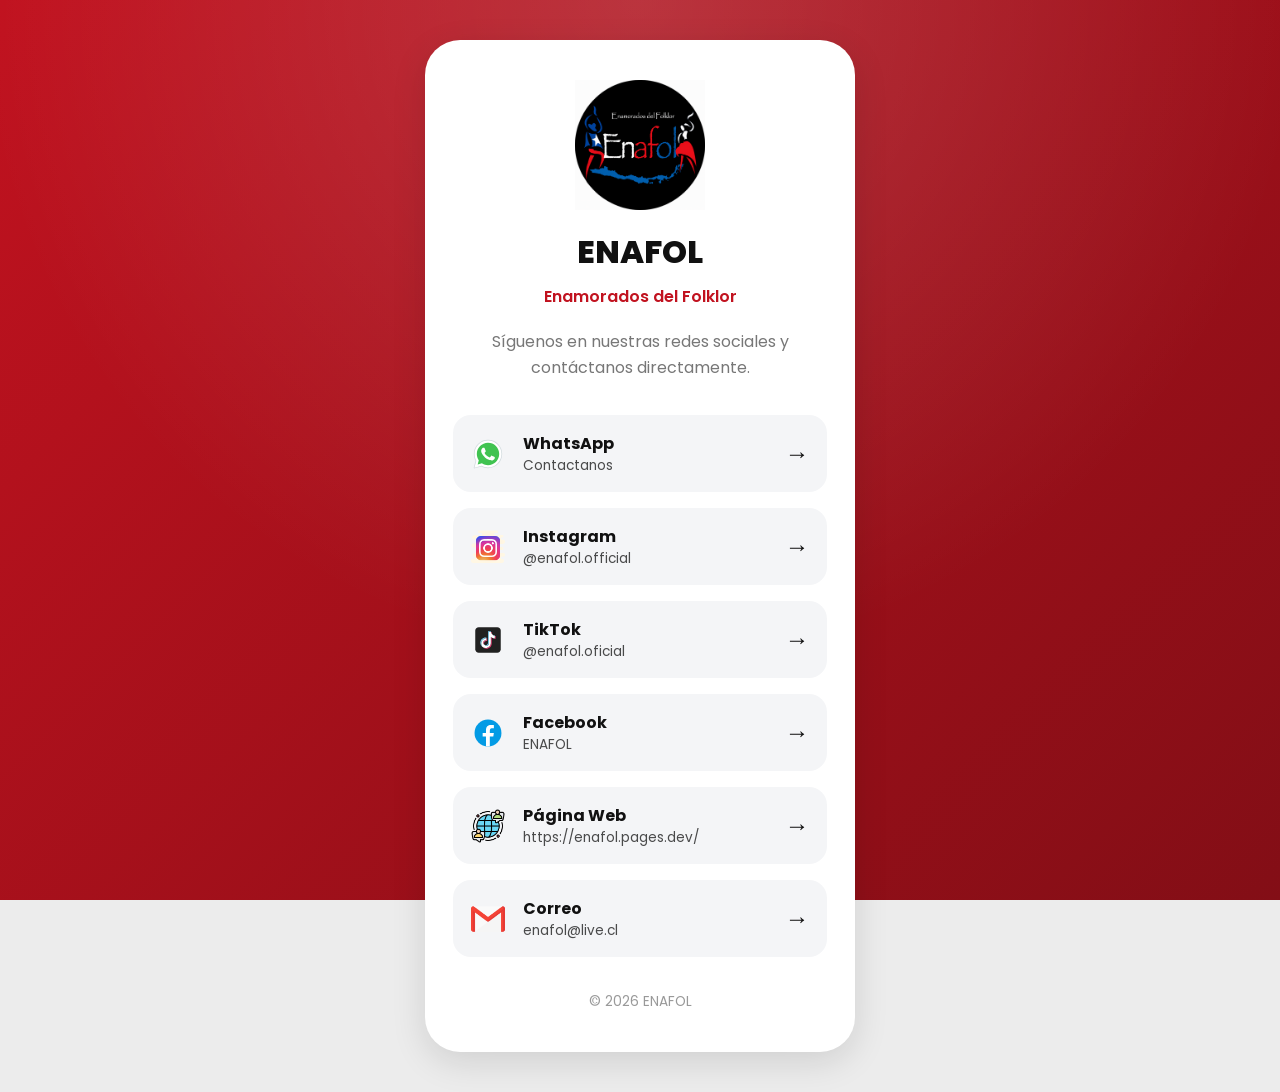
<file: qr/index.html>
<!DOCTYPE html>
<html lang="es">

<head>

    <meta charset="UTF-8">

    <meta name="viewport"
          content="width=device-width, initial-scale=1.0">

    <title>ENAFOL | Redes Sociales</title>

    <meta name="theme-color"
          content="#C1121F">

    <link rel="icon"
          href="assets/logo.png">

    <link rel="stylesheet"
          href="css/style.css">

    <link rel="preconnect"
          href="https://fonts.googleapis.com">

    <link rel="preconnect"
          href="https://fonts.gstatic.com"
          crossorigin>

    <link href="https://fonts.googleapis.com/css2?family=Poppins:wght@300;400;500;600;700;800&display=swap"
          rel="stylesheet">

</head>

<body>

<div class="background"></div>

<main class="card">

    <div class="logo">

        <img src="assets/logo.png"
             alt="ENAFOL">

    </div>

    <h1>ENAFOL</h1>

    <h2>Enamorados del Folklor</h2>

    <p>

        Síguenos en nuestras redes sociales
        y contáctanos directamente.

    </p>

    <div class="links">

         <a href="#" class="link abrirWhatsapp">

            <img src="assets/icons/whatsapp.svg">

            <div>

                <strong>WhatsApp</strong>

                <span>Contactanos</span>

            </div>

            <div class="arrow">

                →

            </div>

        </a>

        <a href="https://instagram.com/enafol.official"
           target="_blank"
           class="link">

            <img src="assets/icons/instagram.png">

            <div>

                <strong>Instagram</strong>

                <span>@enafol.official</span>

            </div>

            <div class="arrow">

                →

            </div>

        </a>


        <a href="https://www.tiktok.com/@enafol.oficial"
           target="_blank"
           class="link">

            <img src="assets/icons/tiktok.svg">

            <div>

                <strong>TikTok</strong>

                <span>@enafol.oficial</span>

            </div>

            <div class="arrow">

                →

            </div>

        </a>


        <a href="https://www.facebook.com/conjuntofolcloricoEnafol"
           target="_blank"
           class="link">

            <img src="assets/icons/facebook.svg">

            <div>

                <strong>Facebook</strong>

                <span>ENAFOL</span>

            </div>

            <div class="arrow">

                →

            </div>

        </a>

        <a href="https://enafol.pages.dev/"
           target="_blank"
           class="link">

            <img src="assets/icons/red.png">

            <div>

                <strong>Página Web</strong>

                <span>https://enafol.pages.dev/</span>

            </div>

            <div class="arrow">

                →

            </div>

        </a>


        <a href="mailto:enafol@live.cl"
           class="link">

            <img src="assets/icons/gmail.png">

            <div>

                <strong>Correo</strong>

                <span>enafol@live.cl</span>

            </div>

            <div class="arrow">

                →

            </div>

        </a>

    </div>

    <footer>

        © 2026 ENAFOL

    </footer>

</main>
<!-- MODAL WHATSAPP -->

<div id="modalWhatsapp" class="modal">

    <div class="modal-box">

        <button class="cerrar">&times;</button>

        <h2>Contactar por WhatsApp</h2>

        <p>Seleccione la persona con quien desea comunicarse.</p>

        <div class="wa-list">

            <div class="wa-card">

                <div>

                    <strong>Juan Cerda</strong><br>
                    Director

                </div>

                <a href="https://wa.me/56971276747"
                   target="_blank">

                    Conversar

                </a>

            </div>


            <div class="wa-card">

                <div>

                    <strong>Carlos Alfaro</strong><br>
                    Tecnología

                </div>

                <a href="https://wa.me/56971276747"
                   target="_blank">

                    Conversar

                </a>

            </div>


            <div class="wa-card">

                <div>

                    <strong>Marisol Cerda</strong><br>
                    Coordinación

                </div>

                <a href="https://wa.me/56977661780"
                   target="_blank">

                    Conversar

                </a>

            </div>


            <div class="wa-card">

                <div>

                    <strong>Jaime Valdivia jr.</strong><br>
                    Presentaciones

                </div>

                <a href="https://wa.me/56955281455"
                   target="_blank">

                    Conversar

                </a>

            </div>
            
            <div class="wa-card">

                <div>

                    <strong>Silvia Vicencio</strong><br>
                    Presentaciones

                </div>

                <a href="https://wa.me/56988896918"
                   target="_blank">

                    Conversar

                </a>

            </div>
        </div>

    </div>

</div>
<script src="js/app.js"></script>

</body>

</html>
</file>
<file: qr/css/style.css>
/*==================================================
ENAFOL QR CARD
Version 1.0
==================================================*/

*{
    margin:0;
    padding:0;
    box-sizing:border-box;
}

:root{

    --rojo:#c1121f;
    --rojo-hover:#a40f19;

    --gris:#f4f5f7;

    --texto:#222;

    --texto2:#777;

    --blanco:#ffffff;

    --sombra:0 10px 35px rgba(0,0,0,.12);

    --radio:24px;

}

html{

    scroll-behavior:smooth;

}

body{

    font-family:'Poppins',sans-serif;

    background:#ececec;

    min-height:100vh;

    display:flex;

    justify-content:center;

    align-items:center;

    padding:40px 15px;

    color:var(--texto);

}


/*============================
FONDO
============================*/

.background{

    position:fixed;

    inset:0;

    background:

    linear-gradient(135deg,#c1121f,#830e16);

    z-index:-2;

}

.background::after{

    content:"";

    position:absolute;

    inset:0;

    background:

    radial-gradient(circle at top,

    rgba(255,255,255,.15),

    transparent 60%);

}


/*============================
CARD
============================*/

.card{

    width:100%;

    max-width:430px;

    background:white;

    border-radius:35px;

    padding:40px 28px;

    box-shadow:var(--sombra);

}


/*============================
LOGO
============================*/

.logo{

    display:flex;

    justify-content:center;

    margin-bottom:18px;

}

.logo img{

    width:130px;

    animation:float 4s ease-in-out infinite;

}

@keyframes float{

0%{

transform:translateY(0);

}

50%{

transform:translateY(-8px);

}

100%{

transform:translateY(0);

}

}


/*============================
TITULOS
============================*/

h1{

    text-align:center;

    font-size:2rem;

    font-weight:800;

    color:#111;

}

h2{

    text-align:center;

    font-size:1rem;

    color:var(--rojo);

    margin-top:8px;

    font-weight:600;

}

p{

    text-align:center;

    margin:20px 0 35px;

    color:var(--texto2);

    line-height:1.6;

}


/*============================
BOTONERA
============================*/

.links{

    display:flex;

    flex-direction:column;

    gap:16px;

}

.link{

    display:flex;

    align-items:center;

    background:var(--gris);

    border-radius:18px;

    padding:16px 18px;

    transition:.30s;

    text-decoration:none;

    color:#111;

}

.link:hover{

    background:var(--rojo);

    color:white;

    transform:translateY(-4px);

    box-shadow:0 10px 25px rgba(0,0,0,.15);

}

.link img{

    width:34px;

    height:34px;

    object-fit:contain;

    margin-right:18px;

}

.link div{

    display:flex;

    flex-direction:column;

}

.link strong{

    font-size:1rem;

}

.link span{

    font-size:.85rem;

    opacity:.75;

}

.link:hover span{

    opacity:1;

}

.arrow{

    margin-left:auto;

    font-size:1.5rem;

    font-weight:700;

}


/*============================
FOOTER
============================*/

footer{

    margin-top:35px;

    text-align:center;

    color:#999;

    font-size:.85rem;

}


/*============================
RESPONSIVE
============================*/

@media(max-width:480px){

.card{

padding:30px 20px;

}

.logo img{

width:105px;

}

h1{

font-size:1.8rem;

}

.link{

padding:15px;

}

.link img{

width:30px;

height:30px;

}

}
/*==================================
MODAL WHATSAPP
==================================*/

.modal{

    display:none;

    position:fixed;

    inset:0;

    background:rgba(0,0,0,.70);

    justify-content:center;

    align-items:center;

    z-index:9999;

}

.modal.activo{

    display:flex;

}

.modal-box{

    width:92%;

    max-width:420px;

    background:#fff;

    border-radius:25px;

    padding:30px;

    position:relative;

}

.modal-box h2{

    text-align:center;

    margin-bottom:10px;

}

.modal-box p{

    text-align:center;

    margin-bottom:25px;

}

.cerrar{

    position:absolute;

    top:15px;

    right:20px;

    background:none;

    border:none;

    font-size:30px;

    cursor:pointer;

}

.wa-list{

    display:flex;

    flex-direction:column;

    gap:15px;

}

.wa-card{

    display:flex;

    justify-content:space-between;

    align-items:center;

    background:#f4f4f4;

    border-radius:15px;

    padding:15px;

}

.wa-card a{

    background:#25D366;

    color:#fff;

    padding:8px 15px;

    border-radius:10px;

    text-decoration:none;

}
</file>
